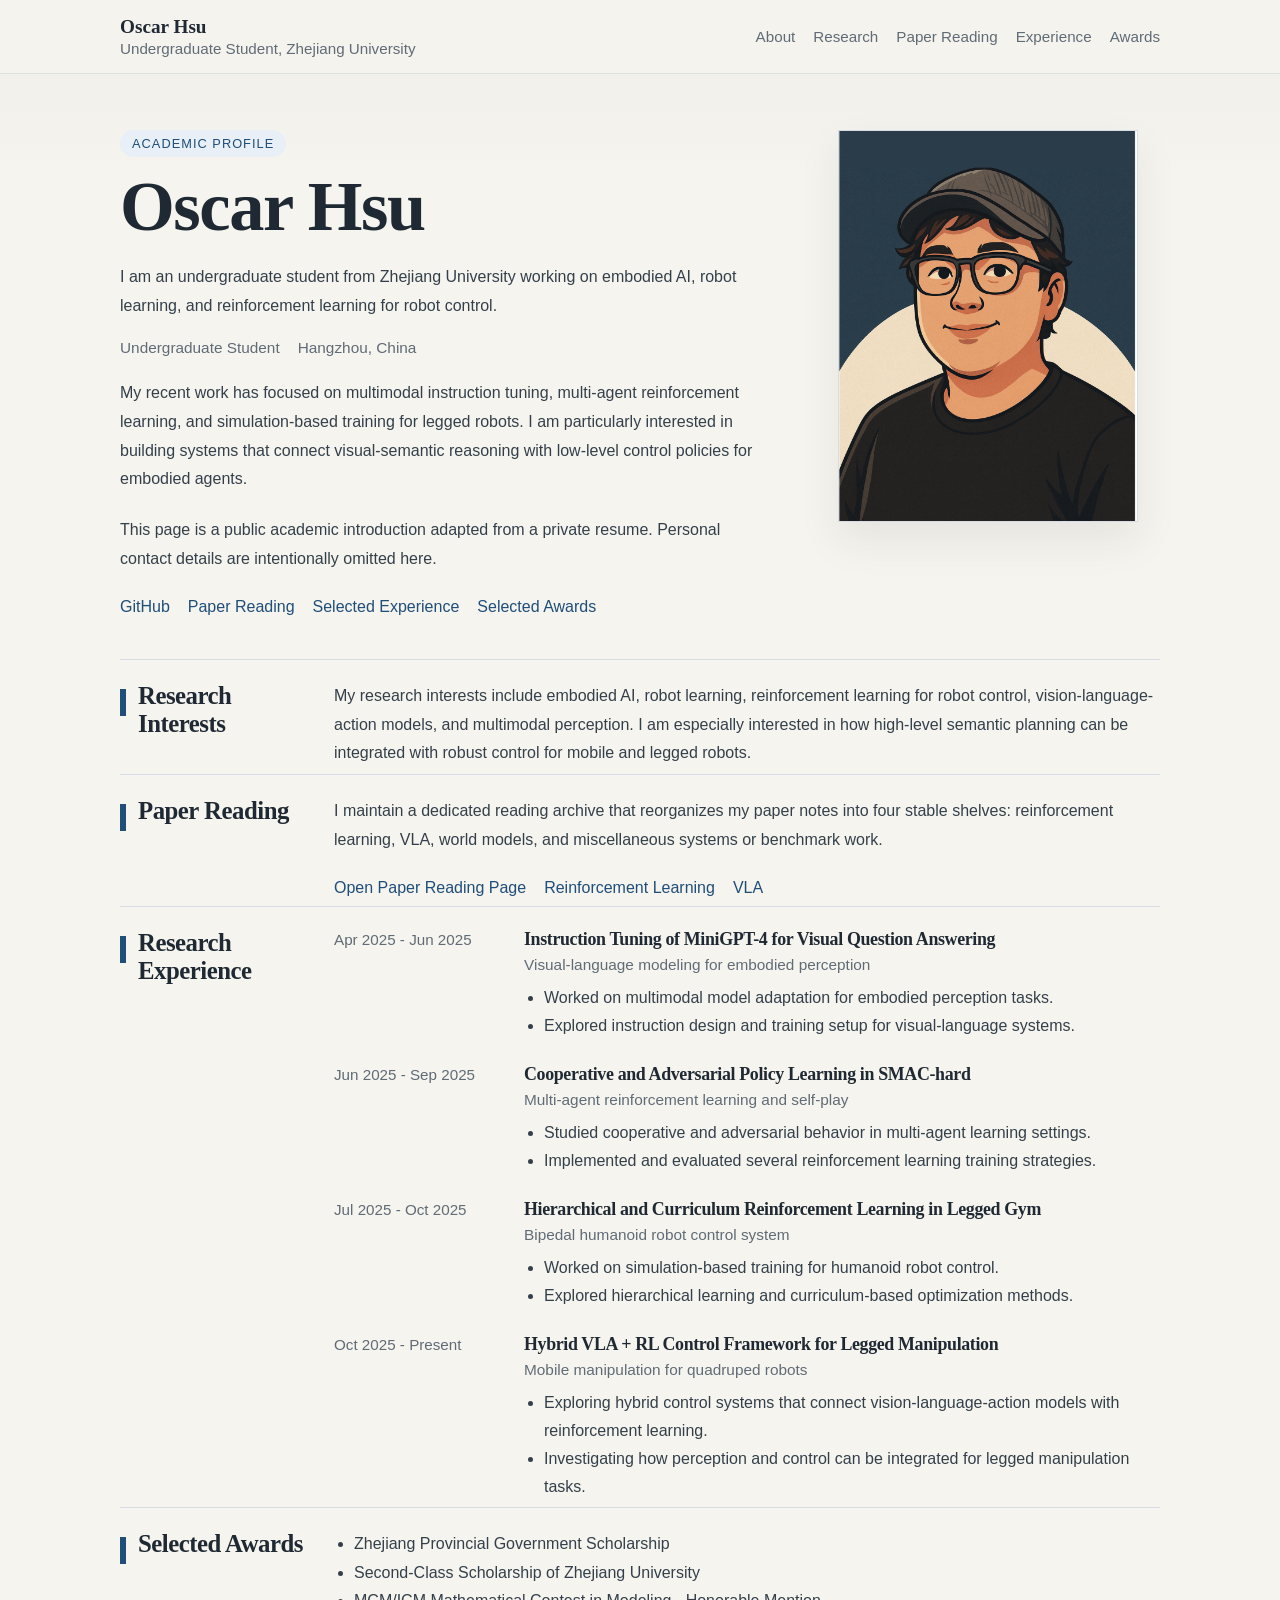
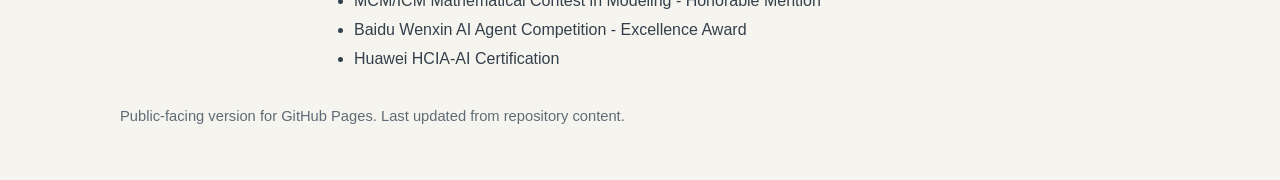
<file: index.html>
<!DOCTYPE html>
<html lang="en">
<head>
    <meta charset="UTF-8">
    <meta name="viewport" content="width=device-width, initial-scale=1.0">
    <title>Oscar Hsu | Academic Profile</title>
    <meta
        name="description"
        content="Academic profile for Oscar Hsu, an undergraduate student from Zhejiang University working on embodied AI, robot learning, and reinforcement learning."
    >
    <style>
        :root {
            --bg: #f6f4ee;
            --surface: #fffdfa;
            --surface-alt: #f0eee8;
            --ink: #1f2933;
            --muted: #5f6b76;
            --line: #d7dde4;
            --brand: #1f4e79;
            --brand-soft: #e8eff6;
            --shadow: 0 18px 40px rgba(31, 41, 51, 0.08);
            --max-width: 1040px;
        }

        * {
            box-sizing: border-box;
        }

        html {
            scroll-behavior: smooth;
        }

        body {
            margin: 0;
            color: var(--ink);
            font-family: "Avenir Next", "Optima", "Noto Sans", sans-serif;
            background:
                linear-gradient(180deg, rgba(31, 78, 121, 0.04), transparent 180px),
                var(--bg);
        }

        a {
            color: var(--brand);
            text-decoration: none;
        }

        a:hover {
            text-decoration: underline;
        }

        .site {
            width: min(var(--max-width), calc(100% - 36px));
            margin: 0 auto;
        }

        .topbar {
            position: sticky;
            top: 0;
            z-index: 10;
            backdrop-filter: blur(10px);
            background: rgba(246, 244, 238, 0.92);
            border-bottom: 1px solid rgba(215, 221, 228, 0.9);
        }

        .topbar-inner {
            width: min(var(--max-width), calc(100% - 36px));
            margin: 0 auto;
            padding: 16px 0;
            display: flex;
            align-items: center;
            justify-content: space-between;
            gap: 20px;
        }

        .site-name {
            display: flex;
            flex-direction: column;
            gap: 2px;
        }

        .site-name strong {
            font-family: "Iowan Old Style", "Palatino Linotype", "Book Antiqua", Georgia, serif;
            font-size: 1.2rem;
            font-weight: 700;
            color: var(--ink);
        }

        .site-name span {
            color: var(--muted);
            font-size: 0.95rem;
        }

        .nav {
            display: flex;
            flex-wrap: wrap;
            gap: 18px;
            font-size: 0.95rem;
        }

        .nav a {
            color: var(--muted);
        }

        .hero {
            display: grid;
            grid-template-columns: minmax(0, 1.7fr) minmax(280px, 0.9fr);
            gap: 44px;
            padding: 56px 0 40px;
            align-items: start;
        }

        .intro,
        .profile-card,
        .section {
            animation: rise 0.75s ease both;
        }

        .profile-card {
            animation-delay: 0.08s;
        }

        .section:nth-of-type(1) {
            animation-delay: 0.14s;
        }

        .section:nth-of-type(2) {
            animation-delay: 0.2s;
        }

        .section:nth-of-type(3) {
            animation-delay: 0.26s;
        }

        .eyebrow {
            display: inline-block;
            margin-bottom: 14px;
            padding: 6px 12px;
            border-radius: 999px;
            background: var(--brand-soft);
            color: var(--brand);
            font-size: 0.8rem;
            letter-spacing: 0.08em;
            text-transform: uppercase;
        }

        h1,
        h2,
        h3 {
            font-family: "Iowan Old Style", "Palatino Linotype", "Book Antiqua", Georgia, serif;
            font-weight: 700;
            letter-spacing: -0.02em;
        }

        h1 {
            margin: 0;
            font-size: clamp(2.6rem, 6vw, 4.4rem);
            line-height: 1;
        }

        .lead {
            margin: 14px 0 0;
            font-size: 1.28rem;
            line-height: 1.45;
            color: #31414f;
        }

        .intro-meta {
            display: flex;
            flex-wrap: wrap;
            gap: 12px 18px;
            margin: 18px 0 0;
            color: var(--muted);
            font-size: 0.96rem;
        }

        .intro p {
            margin: 22px 0 0;
            line-height: 1.8;
            font-size: 1rem;
            color: #33404b;
        }

        .link-row {
            display: flex;
            flex-wrap: wrap;
            gap: 12px 18px;
            margin-top: 24px;
        }

        .link-row a {
            padding-bottom: 2px;
            border-bottom: 1px solid transparent;
        }

        .link-row a:hover {
            border-color: var(--brand);
            text-decoration: none;
        }

        .profile-card {
            width: min(100%, 300px);
            margin: 0 auto;
            padding: 0;
            border: 0;
            background: transparent;
            box-shadow: none;
        }

        .portrait {
            width: 100%;
            display: block;
            border: 1px solid var(--line);
            background: var(--surface-alt);
            box-shadow: var(--shadow);
        }

        .section {
            padding: 22px 0 6px;
            border-top: 1px solid var(--line);
        }

        .section-header {
            display: grid;
            grid-template-columns: 190px minmax(0, 1fr);
            gap: 24px;
            align-items: start;
        }

        .section-title {
            position: relative;
            margin: 0;
            padding-left: 18px;
            font-size: 1.55rem;
        }

        .section-title::before {
            content: "";
            position: absolute;
            left: 0;
            top: 0.28em;
            width: 6px;
            height: 1.1em;
            background: var(--brand);
        }

        .section-content p {
            margin: 0;
            line-height: 1.8;
            color: #33404b;
        }

        .keyword-list,
        .award-list {
            margin: 0;
            padding-left: 20px;
            color: #33404b;
            line-height: 1.8;
        }

        .timeline {
            display: grid;
            gap: 24px;
        }

        .timeline-entry {
            display: grid;
            grid-template-columns: 170px minmax(0, 1fr);
            gap: 20px;
        }

        .timeline-date {
            color: var(--muted);
            font-size: 0.95rem;
            padding-top: 2px;
        }

        .timeline-body h3 {
            margin: 0;
            font-size: 1.12rem;
        }

        .timeline-body .context {
            margin: 6px 0 10px;
            color: var(--muted);
            font-size: 0.96rem;
        }

        .timeline-body ul {
            margin: 0;
            padding-left: 20px;
            color: #33404b;
            line-height: 1.75;
        }

        .footer {
            padding: 28px 0 56px;
            color: var(--muted);
            font-size: 0.92rem;
        }

        @keyframes rise {
            from {
                opacity: 0;
                transform: translateY(18px);
            }
            to {
                opacity: 1;
                transform: translateY(0);
            }
        }

        @media (max-width: 860px) {
            .hero,
            .section-header,
            .timeline-entry {
                grid-template-columns: 1fr;
            }

            .topbar-inner {
                align-items: flex-start;
                flex-direction: column;
            }

            .nav {
                gap: 12px 16px;
            }

            .section {
                padding-top: 28px;
            }
        }

        @media (max-width: 560px) {
            .site,
            .topbar-inner {
                width: min(var(--max-width), calc(100% - 24px));
            }

            .hero {
                gap: 28px;
                padding-top: 34px;
            }

            .profile-card {
                padding: 14px;
            }

            .profile-list li {
                flex-direction: column;
                gap: 4px;
            }
        }
    </style>
</head>
<body>
    <header class="topbar">
        <div class="topbar-inner">
            <div class="site-name">
                <strong>Oscar Hsu</strong>
                <span>Undergraduate Student, Zhejiang University</span>
            </div>
            <nav class="nav" aria-label="Primary">
                <a href="#about">About</a>
                <a href="#interests">Research</a>
                <a href="paper-reading.html">Paper Reading</a>
                <a href="#experience">Experience</a>
                <a href="#awards">Awards</a>
            </nav>
        </div>
    </header>

    <main class="site">
        <section class="hero" id="about">
            <div class="intro">
                <span class="eyebrow">Academic Profile</span>
                <h1>Oscar Hsu</h1>
                <p class="lead">
                    I am an undergraduate student from Zhejiang University working on embodied AI,
                    robot learning, and reinforcement learning for robot control.
                </p>
                <div class="intro-meta">
                    <span>Undergraduate Student</span>
                    <span>Hangzhou, China</span>
                </div>
                <p>
                    My recent work has focused on multimodal instruction tuning, multi-agent
                    reinforcement learning, and simulation-based training for legged robots. I am
                    particularly interested in building systems that connect visual-semantic
                    reasoning with low-level control policies for embodied agents.
                </p>
                <p>
                    This page is a public academic introduction adapted from a private resume.
                    Personal contact details are intentionally omitted here.
                </p>
                <div class="link-row">
                    <a href="https://github.com/lemonoscar" target="_blank" rel="noreferrer">GitHub</a>
                    <a href="paper-reading.html">Paper Reading</a>
                    <a href="#experience">Selected Experience</a>
                    <a href="#awards">Selected Awards</a>
                </div>
            </div>

            <aside class="profile-card">
                <img
                    class="portrait"
                    src="avater.png"
                    alt="Portrait of Oscar Hsu"
                >
            </aside>
        </section>

        <section class="section" id="interests">
            <div class="section-header">
                <h2 class="section-title">Research Interests</h2>
                <div class="section-content">
                    <p>
                        My research interests include embodied AI, robot learning, reinforcement
                        learning for robot control, vision-language-action models, and multimodal
                        perception. I am especially interested in how high-level semantic planning
                        can be integrated with robust control for mobile and legged robots.
                    </p>
                </div>
            </div>
        </section>

        <section class="section" id="reading">
            <div class="section-header">
                <h2 class="section-title">Paper Reading</h2>
                <div class="section-content">
                    <p>
                        I maintain a dedicated reading archive that reorganizes my paper notes into
                        four stable shelves: reinforcement learning, VLA, world models, and
                        miscellaneous systems or benchmark work.
                    </p>
                    <div class="link-row">
                        <a href="paper-reading.html">Open Paper Reading Page</a>
                        <a href="paper-reading-reinforcement-learning.html">Reinforcement Learning</a>
                        <a href="paper-reading-vla.html">VLA</a>
                    </div>
                </div>
            </div>
        </section>

        <section class="section" id="experience">
            <div class="section-header">
                <h2 class="section-title">Research Experience</h2>
                <div class="section-content">
                    <div class="timeline">
                        <article class="timeline-entry">
                            <div class="timeline-date">Apr 2025 - Jun 2025</div>
                            <div class="timeline-body">
                                <h3>Instruction Tuning of MiniGPT-4 for Visual Question Answering</h3>
                                <div class="context">Visual-language modeling for embodied perception</div>
                                <ul>
                                    <li>Worked on multimodal model adaptation for embodied perception tasks.</li>
                                    <li>Explored instruction design and training setup for visual-language systems.</li>
                                </ul>
                            </div>
                        </article>

                        <article class="timeline-entry">
                            <div class="timeline-date">Jun 2025 - Sep 2025</div>
                            <div class="timeline-body">
                                <h3>Cooperative and Adversarial Policy Learning in SMAC-hard</h3>
                                <div class="context">Multi-agent reinforcement learning and self-play</div>
                                <ul>
                                    <li>Studied cooperative and adversarial behavior in multi-agent learning settings.</li>
                                    <li>Implemented and evaluated several reinforcement learning training strategies.</li>
                                </ul>
                            </div>
                        </article>

                        <article class="timeline-entry">
                            <div class="timeline-date">Jul 2025 - Oct 2025</div>
                            <div class="timeline-body">
                                <h3>Hierarchical and Curriculum Reinforcement Learning in Legged Gym</h3>
                                <div class="context">Bipedal humanoid robot control system</div>
                                <ul>
                                    <li>Worked on simulation-based training for humanoid robot control.</li>
                                    <li>Explored hierarchical learning and curriculum-based optimization methods.</li>
                                </ul>
                            </div>
                        </article>

                        <article class="timeline-entry">
                            <div class="timeline-date">Oct 2025 - Present</div>
                            <div class="timeline-body">
                                <h3>Hybrid VLA + RL Control Framework for Legged Manipulation</h3>
                                <div class="context">Mobile manipulation for quadruped robots</div>
                                <ul>
                                    <li>Exploring hybrid control systems that connect vision-language-action models with reinforcement learning.</li>
                                    <li>Investigating how perception and control can be integrated for legged manipulation tasks.</li>
                                </ul>
                            </div>
                        </article>
                    </div>
                </div>
            </div>
        </section>

        <section class="section" id="awards">
            <div class="section-header">
                <h2 class="section-title">Selected Awards</h2>
                <div class="section-content">
                    <ul class="award-list">
                        <li>Zhejiang Provincial Government Scholarship</li>
                        <li>Second-Class Scholarship of Zhejiang University</li>
                        <li>MCM/ICM Mathematical Contest in Modeling - Honorable Mention</li>
                        <li>Baidu Wenxin AI Agent Competition - Excellence Award</li>
                        <li>Huawei HCIA-AI Certification</li>
                    </ul>
                </div>
            </div>
        </section>
    </main>

    <footer class="site footer">
        Public-facing version for GitHub Pages. Last updated from repository content.
    </footer>
</body>
</html>
</file>
